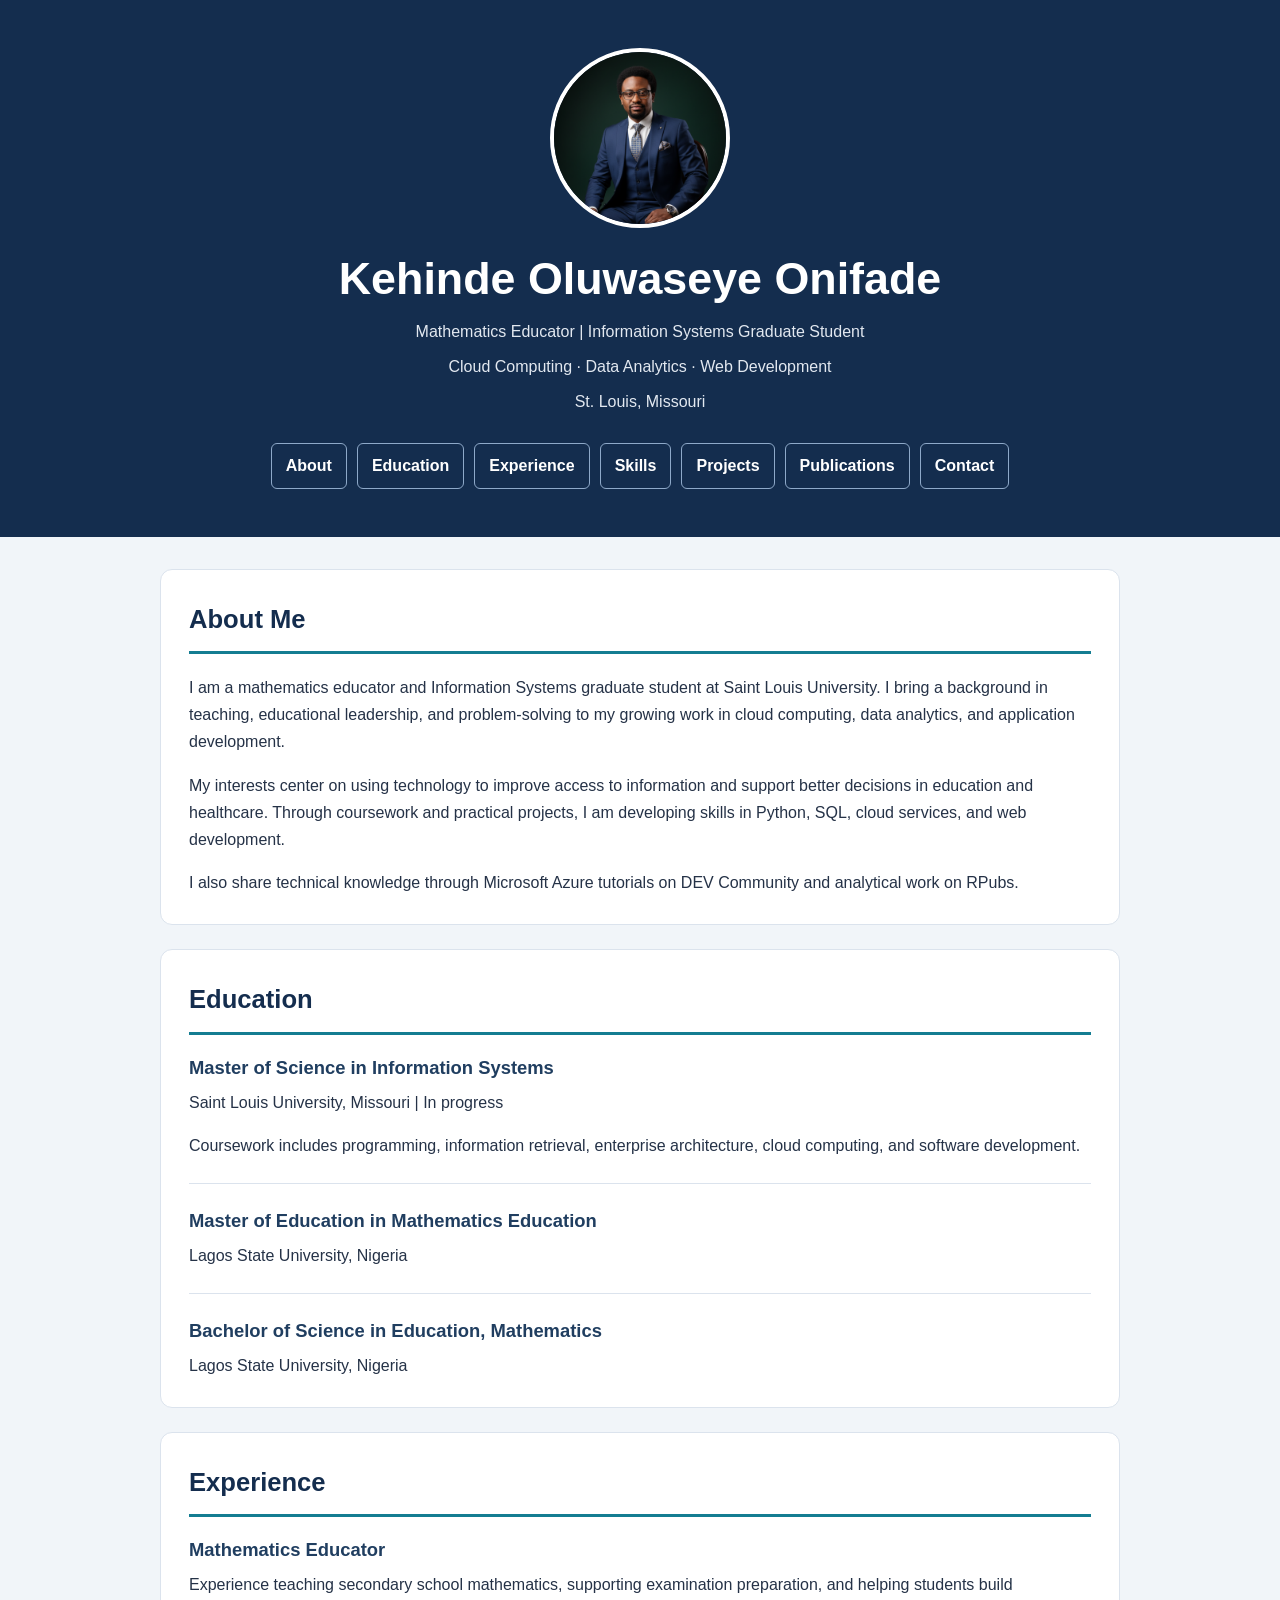
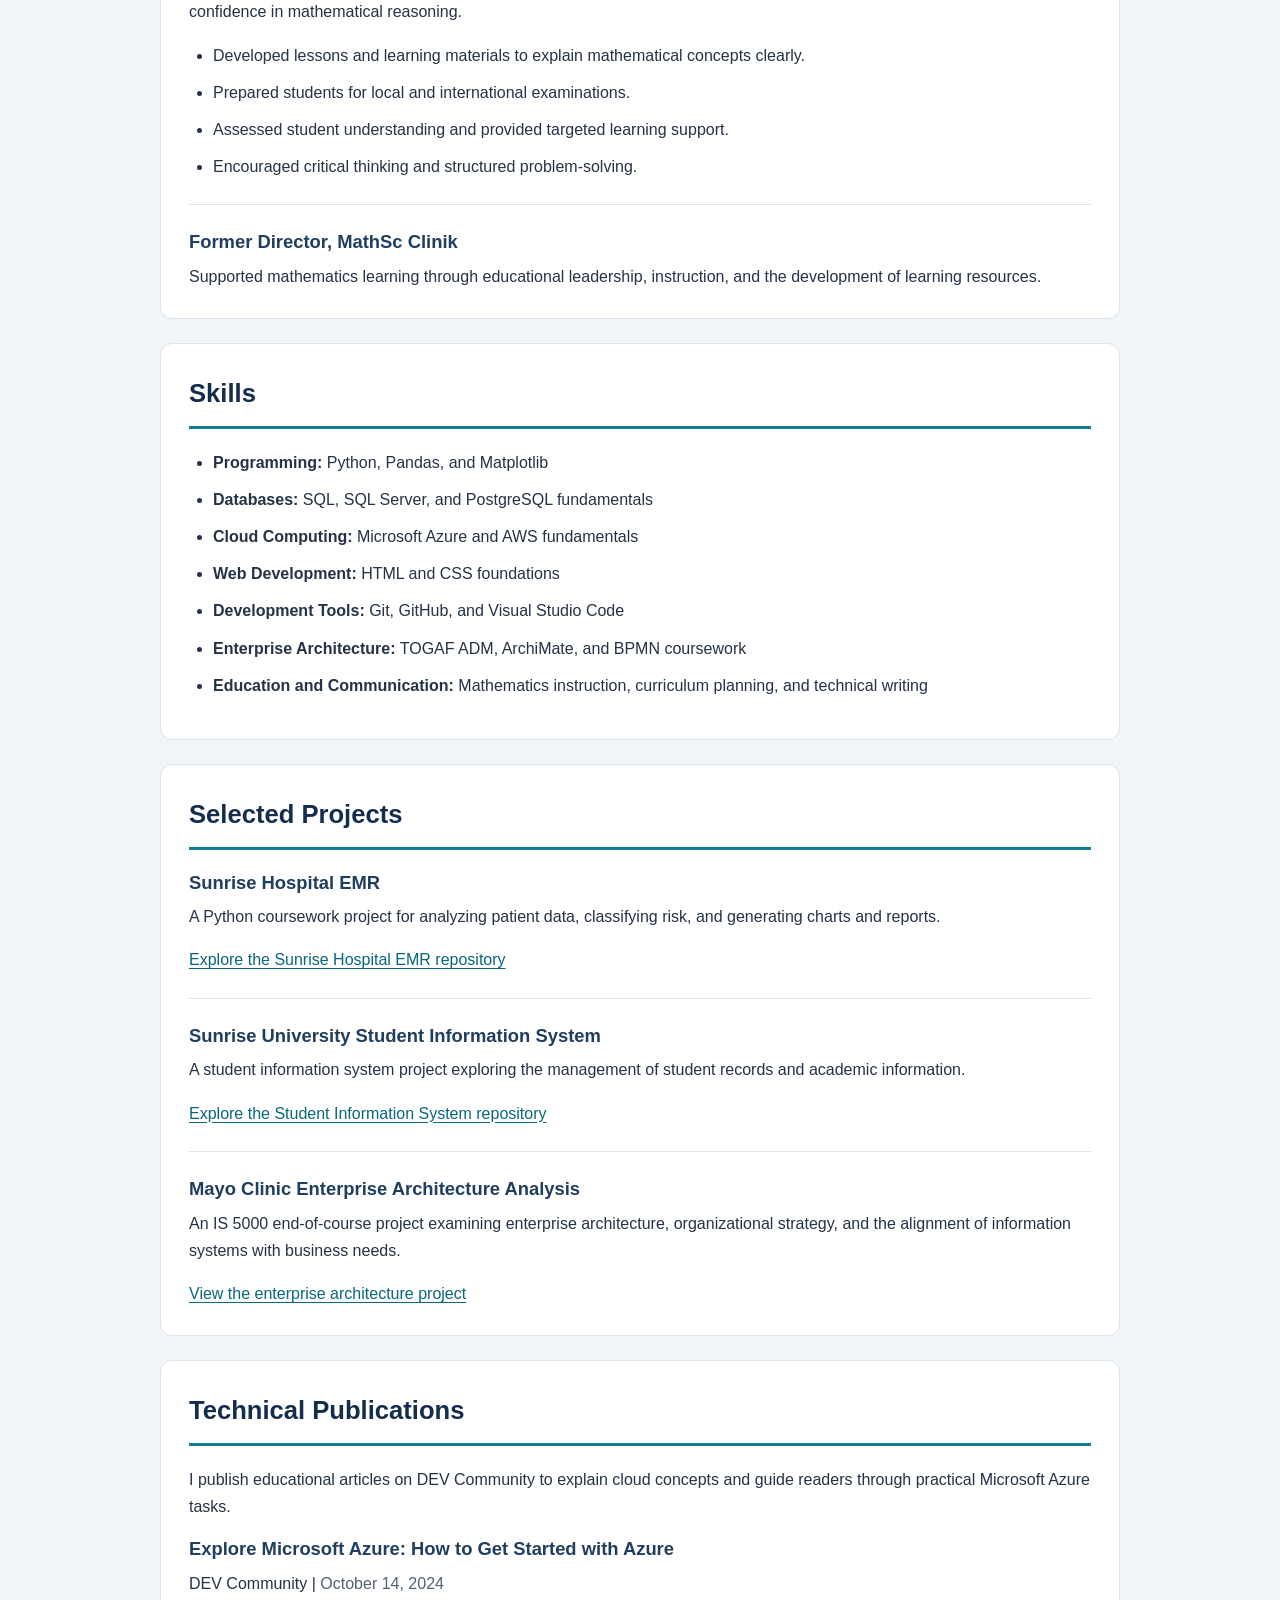
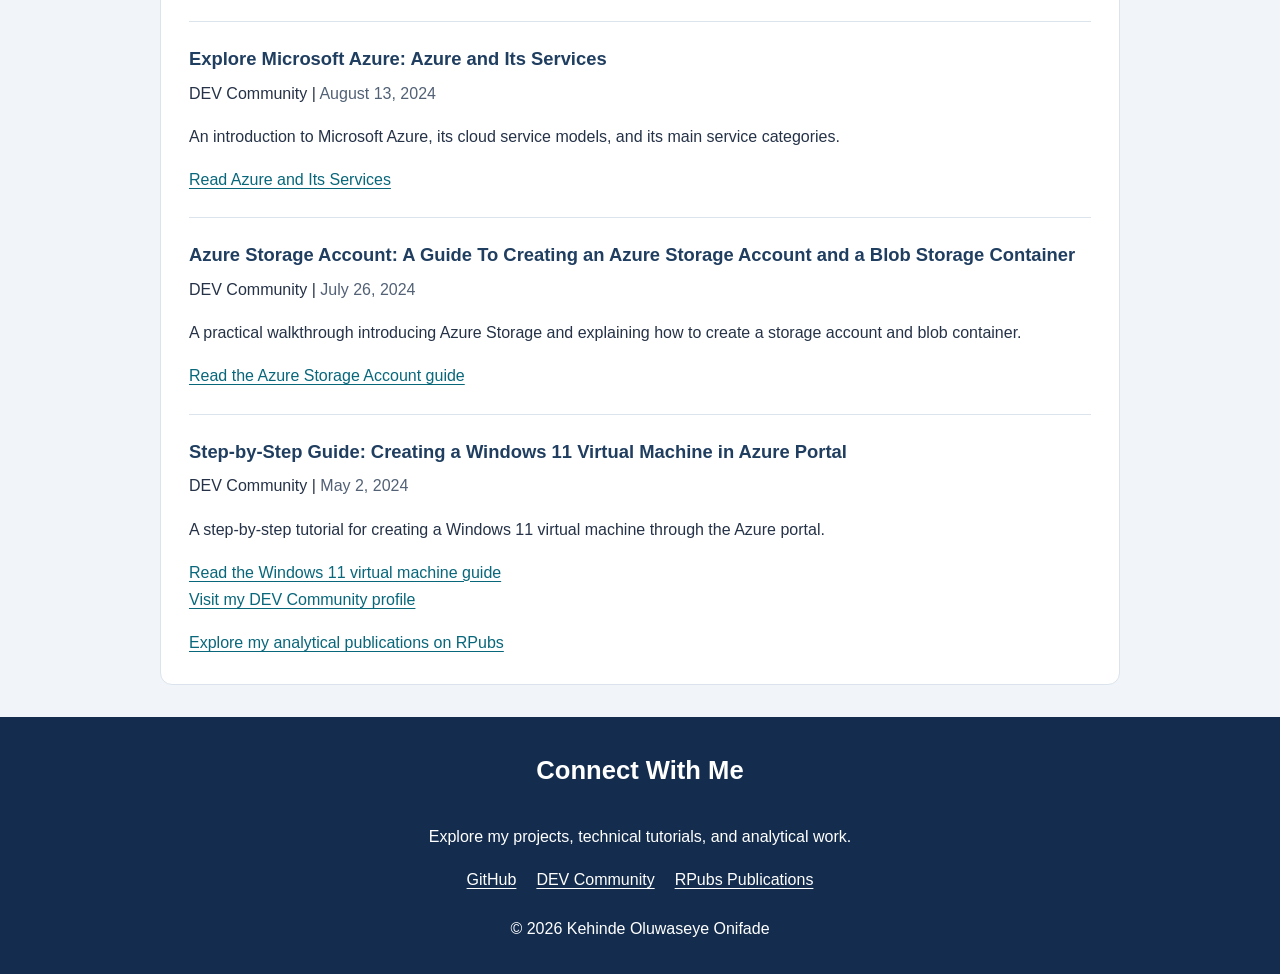
<file: index.html>
<!DOCTYPE html>
<html lang="en">
<head>
  <meta charset="UTF-8">
  <meta name="viewport" content="width=device-width, initial-scale=1.0">
  <meta name="description"
        content="Explore Kehinde Onifade's education, technical skills, software projects, and Microsoft Azure publications.">
  <title>Kehinde Onifade | Professional Profile</title>
  <link rel="stylesheet" href="styles.css">
</head>

<body>
  <header>
    <img
      src="images/OmoJesu.jpg"
      alt="Professional portrait of Kehinde Onifade"
      width="180"
      height="180">

    <h1>Kehinde Oluwaseye Onifade</h1>
    <p>Mathematics Educator | Information Systems Graduate Student</p>
    <p>Cloud Computing · Data Analytics · Web Development</p>
    <p>St. Louis, Missouri</p>

    <nav aria-label="Profile sections">
      <a href="#about">About</a>
      <a href="#education">Education</a>
      <a href="#experience">Experience</a>
      <a href="#skills">Skills</a>
      <a href="#projects">Projects</a>
      <a href="#publications">Publications</a>
      <a href="#contact">Contact</a>
    </nav>
  </header>

  <main>
    <!-- Professional introduction -->
    <section id="about">
      <h2>About Me</h2>
      <p>
        I am a mathematics educator and Information Systems graduate
        student at Saint Louis University. I bring a background in
        teaching, educational leadership, and problem-solving to my
        growing work in cloud computing, data analytics, and application
        development.
      </p>
      <p>
        My interests center on using technology to improve access to
        information and support better decisions in education and
        healthcare. Through coursework and practical projects, I am
        developing skills in Python, SQL, cloud services, and web
        development.
      </p>
      <p>
        I also share technical knowledge through Microsoft Azure
        tutorials on DEV Community and analytical work on RPubs.
      </p>
    </section>

    <!-- Academic background -->
    <section id="education">
      <h2>Education</h2>

      <article>
        <h3>Master of Science in Information Systems</h3>
        <p>Saint Louis University, Missouri | In progress</p>
        <p>
          Coursework includes programming, information retrieval,
          enterprise architecture, cloud computing, and software
          development.
        </p>
      </article>

      <article>
        <h3>Master of Education in Mathematics Education</h3>
        <p>Lagos State University, Nigeria</p>
      </article>

      <article>
        <h3>Bachelor of Science in Education, Mathematics</h3>
        <p>Lagos State University, Nigeria</p>
      </article>
    </section>

    <!-- Professional experience -->
    <section id="experience">
      <h2>Experience</h2>

      <article>
        <h3>Mathematics Educator</h3>
        <p>
          Experience teaching secondary school mathematics, supporting
          examination preparation, and helping students build confidence
          in mathematical reasoning.
        </p>
        <ul>
          <li>
            Developed lessons and learning materials to explain
            mathematical concepts clearly.
          </li>
          <li>
            Prepared students for local and international examinations.
          </li>
          <li>
            Assessed student understanding and provided targeted
            learning support.
          </li>
          <li>
            Encouraged critical thinking and structured problem-solving.
          </li>
        </ul>
      </article>

      <article>
        <h3>Former Director, MathSc Clinik</h3>
        <p>
          Supported mathematics learning through educational leadership,
          instruction, and the development of learning resources.
        </p>
      </article>
    </section>

    <!-- Technical and transferable skills -->
    <section id="skills">
      <h2>Skills</h2>
      <ul>
        <li>
          <strong>Programming:</strong>
          Python, Pandas, and Matplotlib
        </li>
        <li>
          <strong>Databases:</strong>
          SQL, SQL Server, and PostgreSQL fundamentals
        </li>
        <li>
          <strong>Cloud Computing:</strong>
          Microsoft Azure and AWS fundamentals
        </li>
        <li>
          <strong>Web Development:</strong>
          HTML and CSS foundations
        </li>
        <li>
          <strong>Development Tools:</strong>
          Git, GitHub, and Visual Studio Code
        </li>
        <li>
          <strong>Enterprise Architecture:</strong>
          TOGAF ADM, ArchiMate, and BPMN coursework
        </li>
        <li>
          <strong>Education and Communication:</strong>
          Mathematics instruction, curriculum planning,
          and technical writing
        </li>
      </ul>
    </section>

    <!-- Selected coursework and software projects -->
    <section id="projects">
      <h2>Selected Projects</h2>

      <article>
        <h3>Sunrise Hospital EMR</h3>
        <p>
          A Python coursework project for analyzing patient data,
          classifying risk, and generating charts and reports.
        </p>
        <a href="https://github.com/KennyOnifade/sunrise-hospital-emr">
          Explore the Sunrise Hospital EMR repository
        </a>
      </article>

      <article>
        <h3>Sunrise University Student Information System</h3>
        <p>
          A student information system project exploring the management
          of student records and academic information.
        </p>
        <a href="https://github.com/KennyOnifade/sunrise-university-sis">
          Explore the Student Information System repository
        </a>
      </article>

      <article>
        <h3>Mayo Clinic Enterprise Architecture Analysis</h3>
        <p>
          An IS 5000 end-of-course project examining enterprise
          architecture, organizational strategy, and the alignment
          of information systems with business needs.
        </p>
        <a href="https://sites.google.com/view/mayocliniceastrategy-kehindeon/home">
          View the enterprise architecture project
        </a>
      </article>
    </section>

    <!-- Technical articles, newest first -->
    <section id="publications">
      <h2>Technical Publications</h2>
      <p>
        I publish educational articles on DEV Community to explain
        cloud concepts and guide readers through practical Microsoft
        Azure tasks.
      </p>

      <article>
        <h3>Explore Microsoft Azure: How to Get Started with Azure</h3>
        <p>
          DEV Community |
          <time datetime="2024-10-14">October 14, 2024</time>
        </p>
        <!-- Add the direct article link when available. -->
      </article>

      <article>
        <h3>Explore Microsoft Azure: Azure and Its Services</h3>
        <p>
          DEV Community |
          <time datetime="2024-08-13">August 13, 2024</time>
        </p>
        <p>
          An introduction to Microsoft Azure, its cloud service models,
          and its main service categories.
        </p>
        <a href="https://dev.to/kehindeonifade/explore-microsoft-azure-azure-and-its-services-35il">
          Read Azure and Its Services
        </a>
      </article>

      <article>
        <h3>
          Azure Storage Account: A Guide To Creating an Azure
          Storage Account and a Blob Storage Container
        </h3>
        <p>
          DEV Community |
          <time datetime="2024-07-26">July 26, 2024</time>
        </p>
        <p>
          A practical walkthrough introducing Azure Storage and
          explaining how to create a storage account and blob container.
        </p>
        <a href="https://dev.to/kehindeonifade/azure-storage-account-a-guide-to-creating-an-azure-storage-account-and-a-blob-storage-container-2dm0">
          Read the Azure Storage Account guide
        </a>
      </article>

      <article>
        <h3>
          Step-by-Step Guide: Creating a Windows 11 Virtual
          Machine in Azure Portal
        </h3>
        <p>
          DEV Community |
          <time datetime="2024-05-02">May 2, 2024</time>
        </p>
        <p>
          A step-by-step tutorial for creating a Windows 11 virtual
          machine through the Azure portal.
        </p>
        <a href="https://dev.to/kehindeonifade/step-by-step-guide-creating-a-windows-11-virtual-machine-in-azure-portal-3oop">
          Read the Windows 11 virtual machine guide
        </a>
      </article>

      <p>
        <a href="https://dev.to/kehindeonifade">
          Visit my DEV Community profile
        </a>
      </p>
      <p>
        <a href="https://rpubs.com/konifade">
          Explore my analytical publications on RPubs
        </a>
      </p>
    </section>
  </main>

  <!-- Professional profile links -->
  <footer id="contact">
    <h2>Connect With Me</h2>
    <p>
      Explore my projects, technical tutorials, and analytical work.
    </p>

    <ul>
      <li>
        <a href="https://github.com/KennyOnifade">GitHub</a>
      </li>
      <li>
        <a href="https://dev.to/kehindeonifade">DEV Community</a>
      </li>
      <li>
        <a href="https://rpubs.com/konifade">RPubs Publications</a>
      </li>
    </ul>

    <p>&copy; 2026 Kehinde Oluwaseye Onifade</p>
  </footer>
</body>
</html>
</file>
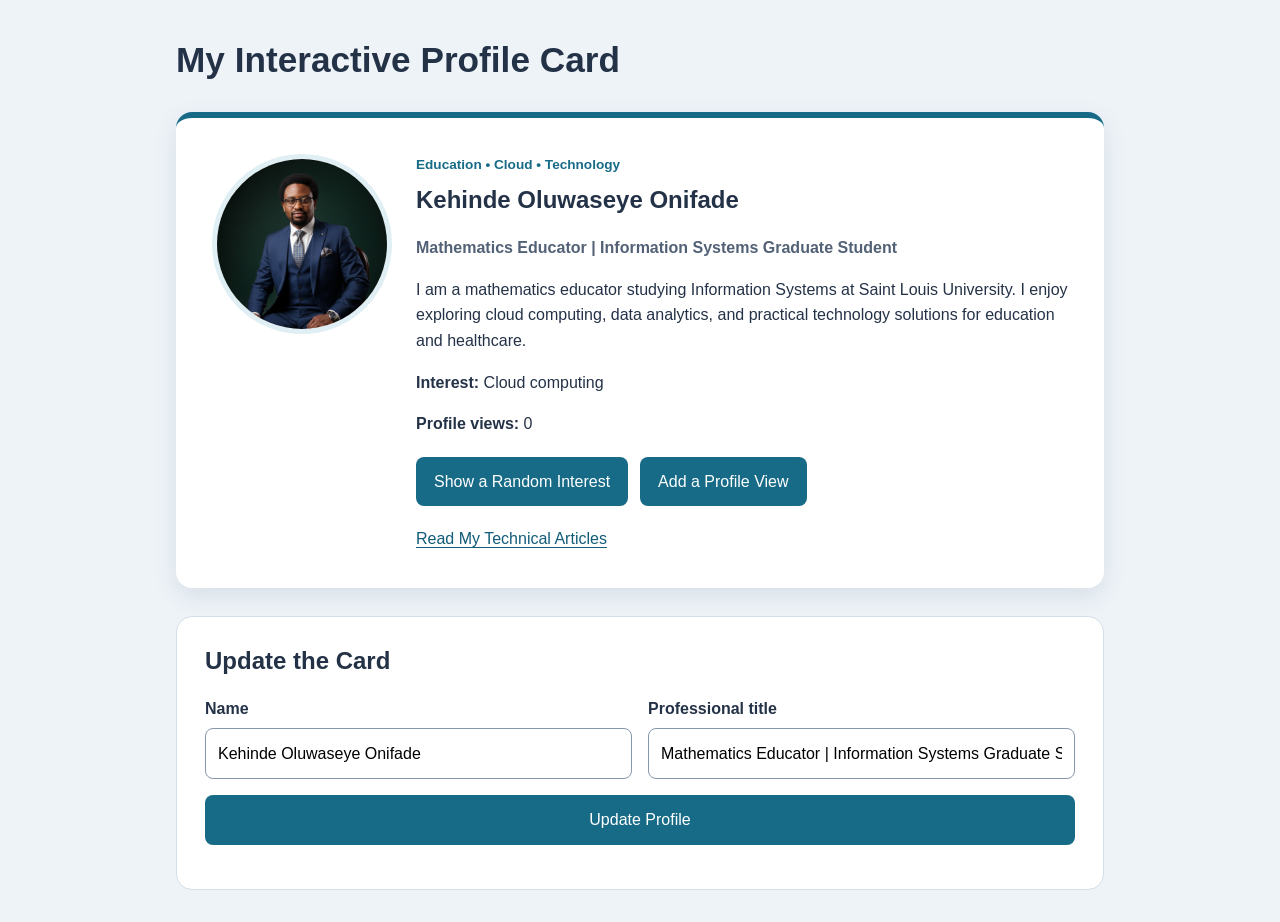
<file: profile-card/index.html>
<!DOCTYPE html>
<html lang="en">
<head>
  <meta charset="UTF-8">
  <meta name="viewport" content="width=device-width, initial-scale=1.0">
  <meta name="description"
        content="Kehinde Onifade's responsive, interactive profile card.">

  <title>Kehinde Onifade | Interactive Profile Card</title>

  <link rel="stylesheet" href="styles.css">
  <script src="script.js" defer></script>
</head>

<body>
  <main class="page">
    <h1>My Interactive Profile Card</h1>

    <article class="profile-card" aria-labelledby="profile-name">
      <div class="profile-image">
        <img
          src="../images/OmoJesu.jpg"
          alt="Portrait of Kehinde Oluwaseye Onifade"
          width="180"
          height="180">
      </div>

      <div class="profile-info">
        <p class="profile-label">Education • Cloud • Technology</p>

        <h2 id="profile-name">Kehinde Oluwaseye Onifade</h2>

        <p id="profile-title" class="profile-title">
          Mathematics Educator | Information Systems Graduate Student
        </p>

        <p class="bio">
          I am a mathematics educator studying Information Systems at
          Saint Louis University. I enjoy exploring cloud computing,
          data analytics, and practical technology solutions for
          education and healthcare.
        </p>

        <p>
          <strong>Interest:</strong>
          <span id="interest" aria-live="polite">Cloud computing</span>
        </p>

        <p>
          <strong>Profile views:</strong>
          <span id="view-count" aria-live="polite">0</span>
        </p>

        <div class="card-actions">
          <button id="interest-button" type="button">
            Show a Random Interest
          </button>

          <button id="view-button" type="button">
            Add a Profile View
          </button>
        </div>

        <a href="https://dev.to/kehindeonifade">
          Read My Technical Articles
        </a>
      </div>
    </article>

    <section class="editor" aria-labelledby="editor-heading">
      <h2 id="editor-heading">Update the Card</h2>

      <form id="profile-form">
        <div class="form-field">
          <label for="name-input">Name</label>
          <input
            id="name-input"
            name="name"
            type="text"
            autocomplete="name"
            required>
        </div>

        <div class="form-field">
          <label for="title-input">Professional title</label>
          <input
            id="title-input"
            name="title"
            type="text"
            required>
        </div>

        <button type="submit">Update Profile</button>

        <p id="form-message" role="status"></p>
      </form>
    </section>
  </main>
</body>
</html>
</file>
<file: styles.css>
/* Include padding and borders in element widths */
* {
  box-sizing: border-box;
}

/* General page appearance */
body {
  margin: 0;
  background-color: #f1f5f9;
  color: #253247;
  font-family: Arial, Helvetica, sans-serif;
  font-size: 16px;
  line-height: 1.7;
}

/* Profile header */
header {
  padding: 48px 24px;
  background-color: #142d4e;
  color: #ffffff;
  text-align: center;
}

header img {
  display: block;
  width: 180px;
  height: 180px;
  margin: 0 auto 24px;
  border: 4px solid #ffffff;
  border-radius: 50%;
  object-fit: cover;
}

h1 {
  margin: 0 0 12px;
  font-size: clamp(1.8rem, 5vw, 2.8rem);
  line-height: 1.2;
}

header p {
  margin: 8px 0;
  color: #e2e8f0;
}

/* Navigation wraps neatly on smaller screens */
nav {
  display: flex;
  flex-wrap: wrap;
  justify-content: center;
  gap: 10px;
  margin-top: 28px;
}

nav a {
  padding: 8px 14px;
  border: 1px solid #8ea9c9;
  border-radius: 6px;
  color: #ffffff;
  text-decoration: none;
  font-weight: bold;
}

nav a:hover {
  background-color: #ffffff;
  color: #142d4e;
}

/* Main content */
main {
  max-width: 1000px;
  margin: 32px auto;
  padding: 0 20px;
}

section {
  margin-bottom: 24px;
  padding: 28px;
  border: 1px solid #dbe3ed;
  border-radius: 12px;
  background-color: #ffffff;
}

h2 {
  margin: 0 0 20px;
  padding-bottom: 10px;
  border-bottom: 3px solid #147d92;
  color: #142d4e;
  font-size: 1.6rem;
}

h3 {
  margin: 0 0 8px;
  color: #203e60;
  font-size: 1.15rem;
  line-height: 1.4;
}

p {
  margin: 0 0 16px;
}

section > p:last-child,
article > p:last-child {
  margin-bottom: 0;
}

article + article {
  margin-top: 24px;
  padding-top: 24px;
  border-top: 1px solid #dbe3ed;
}

ul {
  margin: 12px 0;
  padding-left: 24px;
}

li {
  margin-bottom: 10px;
}

/* Links and keyboard navigation */
a {
  color: #08677b;
  text-underline-offset: 3px;
  overflow-wrap: anywhere;
}

a:hover {
  color: #142d4e;
}

a:focus-visible {
  outline: 3px solid #d97706;
  outline-offset: 4px;
}

time {
  color: #526176;
}

/* Footer */
footer {
  padding: 32px 20px;
  background-color: #142d4e;
  color: #ffffff;
  text-align: center;
}

footer h2 {
  border: 0;
  color: #ffffff;
}

footer ul {
  display: flex;
  flex-wrap: wrap;
  justify-content: center;
  gap: 20px;
  padding: 0;
  list-style: none;
}

footer a {
  color: #ffffff;
}

footer a:hover {
  color: #bdebf2;
}

footer > p:last-child {
  margin-bottom: 0;
}

/* Adjust spacing for phones */
@media (max-width: 600px) {
  header {
    padding: 32px 16px;
  }

  main {
    margin: 20px auto;
    padding: 0 12px;
  }

  section {
    padding: 20px;
  }

  nav a {
    padding: 8px 10px;
  }
}
</file>
<file: profile-card/styles.css>
/* Include padding and borders in element widths. */
* {
  box-sizing: border-box;
}

body {
  margin: 0;
  background: #eef3f8;
  color: #243247;
  font-family: Arial, sans-serif;
  line-height: 1.6;
}

.page {
  width: min(960px, 100%);
  margin: 0 auto;
  padding: 32px 16px;
}

h1 {
  margin: 0 0 24px;
  font-size: clamp(1.6rem, 4vw, 2.2rem);
}

h2 {
  margin-top: 0;
  line-height: 1.3;
}

.profile-card {
  position: relative;
  display: flex;
  flex-direction: column;
  gap: 24px;
  padding: 28px;
  background: white;
  border-top: 6px solid #176b87;
  border-radius: 16px;
  box-shadow: 0 8px 24px rgb(24 50 76 / 10%);
}

.profile-image {
  flex-shrink: 0;
  align-self: center;
}

.profile-image img {
  display: block;
  width: 180px;
  max-width: 100%;
  height: 180px;
  object-fit: cover;
  border: 5px solid #e0eff4;
  border-radius: 50%;
}

.profile-info {
  min-width: 0;
  overflow-wrap: anywhere;
}

.profile-label {
  margin: 0 0 8px;
  color: #176b87;
  font-size: 0.85rem;
  font-weight: bold;
}

.profile-title {
  color: #526176;
  font-weight: bold;
}

.card-actions {
  display: flex;
  flex-wrap: wrap;
  gap: 12px;
  margin: 20px 0;
}

button,
input {
  font: inherit;
}

button {
  padding: 12px 18px;
  background: #176b87;
  color: white;
  border: 0;
  border-radius: 8px;
  cursor: pointer;
}

button:hover {
  background: #104e64;
}

a {
  color: #125c78;
  text-underline-offset: 3px;
}

button:focus-visible,
input:focus-visible,
a:focus-visible {
  outline: 3px solid #b65d00;
  outline-offset: 4px;
}

.editor {
  margin-top: 28px;
  padding: 28px;
  background: white;
  border: 1px solid #d5dee8;
  border-radius: 16px;
}

#profile-form {
  display: grid;
  gap: 16px;
}

.form-field {
  min-width: 0;
}

label {
  display: block;
  margin-bottom: 6px;
  font-weight: bold;
}

input {
  width: 100%;
  padding: 12px;
  border: 1px solid #8797aa;
  border-radius: 8px;
}

#form-message {
  margin: 0;
  color: #243247;
}

/* Larger screens: place the photo beside the information. */
@media (min-width: 700px) {
  .profile-card {
    flex-direction: row;
    align-items: flex-start;
    padding: 36px;
  }

  .profile-image {
    align-self: flex-start;
  }

  #profile-form {
    grid-template-columns: repeat(2, minmax(0, 1fr));
  }

  #profile-form button,
  #form-message {
    grid-column: 1 / -1;
  }
}
</file>
